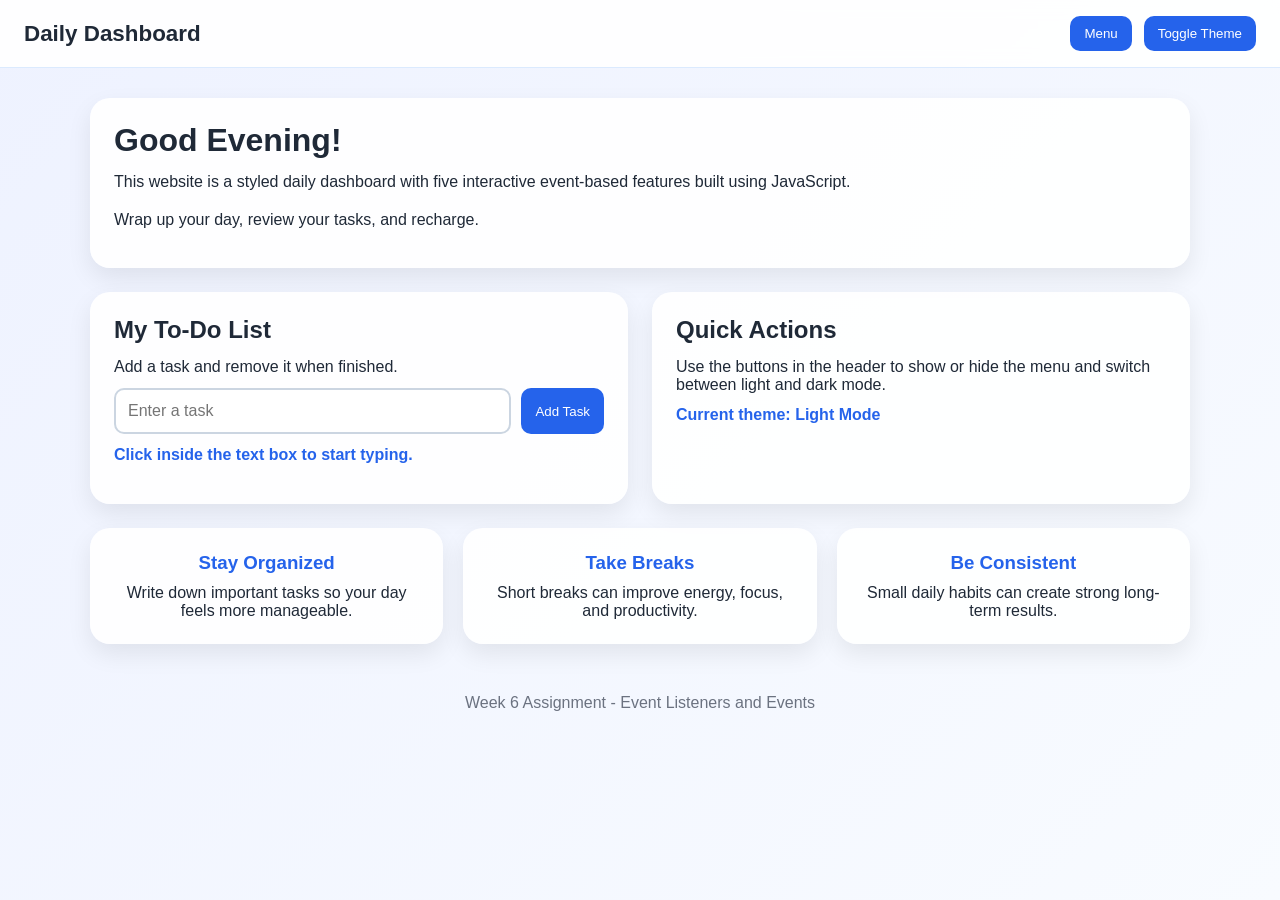
<file: Week6/index.html>
<!DOCTYPE html>
<html lang="en">
<head>
  <meta charset="UTF-8" />
  <meta name="viewport" content="width=device-width, initial-scale=1.0" />
  <title>Daily Dashboard</title>
  <style>
    * {
      box-sizing: border-box;
      margin: 0;
      padding: 0;
      font-family: Arial, Helvetica, sans-serif;
    }

    body {
      background: linear-gradient(135deg, #eef2ff, #f8fbff);
      color: #1f2937;
      min-height: 100vh;
      transition: background 0.3s ease, color 0.3s ease;
    }

    body.dark {
      background: linear-gradient(135deg, #111827, #1f2937);
      color: #f9fafb;
    }

    header {
      position: sticky;
      top: 0;
      z-index: 1000;
      background: rgba(255, 255, 255, 0.9);
      backdrop-filter: blur(8px);
      border-bottom: 1px solid #dbeafe;
      padding: 16px 24px;
      display: flex;
      justify-content: space-between;
      align-items: center;
    }

    body.dark header {
      background: rgba(17, 24, 39, 0.9);
      border-bottom: 1px solid #374151;
    }

    .logo {
      font-size: 1.4rem;
      font-weight: bold;
    }

    .nav-buttons {
      display: flex;
      gap: 12px;
      align-items: center;
    }

    .nav-links {
      display: none;
      gap: 12px;
    }

    .nav-links.show {
      display: flex;
    }

    .nav-links a,
    button {
      text-decoration: none;
      color: white;
      background: #2563eb;
      border: none;
      border-radius: 10px;
      padding: 10px 14px;
      cursor: pointer;
      transition: transform 0.2s ease, background 0.3s ease;
    }

    .nav-links a:hover,
    button:hover {
      transform: translateY(-2px);
      background: #1d4ed8;
    }

    main {
      width: min(1100px, 92%);
      margin: 30px auto;
      display: grid;
      gap: 24px;
    }

    .hero,
    .panel,
    .tips-card {
      background: rgba(255, 255, 255, 0.95);
      border-radius: 20px;
      padding: 24px;
      box-shadow: 0 10px 25px rgba(0, 0, 0, 0.08);
      transition: transform 0.3s ease, background 0.3s ease;
    }

    body.dark .hero,
    body.dark .panel,
    body.dark .tips-card {
      background: rgba(31, 41, 55, 0.95);
    }

    .hero h1 {
      font-size: 2rem;
      margin-bottom: 10px;
    }

    .hero p {
      margin-bottom: 12px;
      line-height: 1.6;
    }

    .dashboard {
      display: grid;
      grid-template-columns: repeat(2, 1fr);
      gap: 24px;
    }

    .panel h2 {
      margin-bottom: 14px;
    }

    .input-group {
      display: flex;
      gap: 10px;
      margin-top: 12px;
      flex-wrap: wrap;
    }

    input {
      flex: 1;
      min-width: 180px;
      padding: 12px;
      border: 2px solid #cbd5e1;
      border-radius: 10px;
      font-size: 1rem;
      outline: none;
      transition: border-color 0.3s ease, box-shadow 0.3s ease, background 0.3s ease;
    }

    input.focused {
      border-color: #2563eb;
      box-shadow: 0 0 0 4px rgba(37, 99, 235, 0.15);
      background: #eff6ff;
    }

    ul {
      list-style: none;
      margin-top: 16px;
      display: grid;
      gap: 10px;
    }

    li {
      display: flex;
      justify-content: space-between;
      align-items: center;
      background: #eff6ff;
      padding: 12px 14px;
      border-radius: 12px;
      gap: 10px;
    }

    body.dark li {
      background: #374151;
    }

    .remove-btn {
      background: #dc2626;
      padding: 8px 12px;
      border-radius: 8px;
    }

    .remove-btn:hover {
      background: #b91c1c;
    }

    .tips-grid {
      display: grid;
      grid-template-columns: repeat(3, 1fr);
      gap: 20px;
    }

    .tips-card {
      text-align: center;
    }

    .tips-card:hover {
      transform: scale(1.04);
    }

    .tips-card h3 {
      margin-bottom: 10px;
      color: #2563eb;
    }

    body.dark .tips-card h3 {
      color: #93c5fd;
    }

    .status-message {
      margin-top: 12px;
      font-weight: bold;
      color: #2563eb;
    }

    footer {
      text-align: center;
      padding: 20px;
      color: #6b7280;
    }

    body.dark footer {
      color: #d1d5db;
    }

    @media (max-width: 800px) {
      .dashboard,
      .tips-grid {
        grid-template-columns: 1fr;
      }

      header {
        flex-direction: column;
        gap: 12px;
      }

      .nav-buttons {
        flex-wrap: wrap;
        justify-content: center;
      }
    }
  </style>
</head>
<body>
  <header>
    <div class="logo">Daily Dashboard</div>
    <div class="nav-buttons">
      <button id="menuToggle">Menu</button>
      <button id="themeToggle">Toggle Theme</button>
      <nav class="nav-links" id="navLinks">
        <a href="#welcome">Home</a>
        <a href="#tasks">Tasks</a>
        <a href="#tips">Tips</a>
      </nav>
    </div>
  </header>

  <main>
    <section class="hero" id="welcome">
      <h1 id="greeting">Welcome!</h1>
      <p>This website is a styled daily dashboard with five interactive event-based features built using JavaScript.</p>
      <p id="timeMessage">Your personalized greeting will appear when the page loads.</p>
    </section>

    <section class="dashboard">
      <div class="panel" id="tasks">
        <h2>My To-Do List</h2>
        <p>Add a task and remove it when finished.</p>
        <div class="input-group">
          <input type="text" id="taskInput" placeholder="Enter a task" />
          <button id="addTaskBtn">Add Task</button>
        </div>
        <p class="status-message" id="inputStatus">Click inside the text box to start typing.</p>
        <ul id="taskList"></ul>
      </div>

      <div class="panel">
        <h2>Quick Actions</h2>
        <p>Use the buttons in the header to show or hide the menu and switch between light and dark mode.</p>
        <p class="status-message" id="themeStatus">Current theme: Light Mode</p>
      </div>
    </section>

    <section id="tips">
      <div class="tips-grid">
        <div class="tips-card">
          <h3>Stay Organized</h3>
          <p>Write down important tasks so your day feels more manageable.</p>
        </div>
        <div class="tips-card">
          <h3>Take Breaks</h3>
          <p>Short breaks can improve energy, focus, and productivity.</p>
        </div>
        <div class="tips-card">
          <h3>Be Consistent</h3>
          <p>Small daily habits can create strong long-term results.</p>
        </div>
      </div>
    </section>
  </main>

  <footer>
    <p>Week 6 Assignment - Event Listeners and Events</p>
  </footer>

  <script>
    const greeting = document.getElementById('greeting');
    const timeMessage = document.getElementById('timeMessage');
    const menuToggle = document.getElementById('menuToggle');
    const navLinks = document.getElementById('navLinks');
    const themeToggle = document.getElementById('themeToggle');
    const themeStatus = document.getElementById('themeStatus');
    const taskInput = document.getElementById('taskInput');
    const addTaskBtn = document.getElementById('addTaskBtn');
    const taskList = document.getElementById('taskList');
    const inputStatus = document.getElementById('inputStatus');

    function showGreeting() {
      const hour = new Date().getHours();

      if (hour < 12) {
        greeting.textContent = 'Good Morning!';
        timeMessage.textContent = 'Start your day with a clear plan and positive mindset.';
      } else if (hour < 18) {
        greeting.textContent = 'Good Afternoon!';
        timeMessage.textContent = 'Keep your momentum going and stay productive this afternoon.';
      } else {
        greeting.textContent = 'Good Evening!';
        timeMessage.textContent = 'Wrap up your day, review your tasks, and recharge.';
      }
    }

    function toggleMenu() {
      navLinks.classList.toggle('show');
    }

    function toggleTheme() {
      document.body.classList.toggle('dark');
      if (document.body.classList.contains('dark')) {
        themeStatus.textContent = 'Current theme: Dark Mode';
      } else {
        themeStatus.textContent = 'Current theme: Light Mode';
      }
    }

    function addTask() {
      const taskText = taskInput.value.trim();

      if (taskText === '') {
        inputStatus.textContent = 'Please type a task before adding it.';
        return;
      }

      const listItem = document.createElement('li');
      const taskSpan = document.createElement('span');
      const removeBtn = document.createElement('button');

      taskSpan.textContent = taskText;
      removeBtn.textContent = 'Remove';
      removeBtn.classList.add('remove-btn');

      removeBtn.addEventListener('click', function () {
        listItem.remove();
      });

      listItem.appendChild(taskSpan);
      listItem.appendChild(removeBtn);
      taskList.appendChild(listItem);

      taskInput.value = '';
      inputStatus.textContent = 'Task added successfully!';
    }

    function handleFocus() {
      taskInput.classList.add('focused');
      inputStatus.textContent = 'You are typing in the task box.';
    }

    function handleBlur() {
      taskInput.classList.remove('focused');
      inputStatus.textContent = 'Click inside the text box to start typing.';
    }

    window.addEventListener('load', showGreeting);
    menuToggle.addEventListener('click', toggleMenu);
    themeToggle.addEventListener('click', toggleTheme);
    addTaskBtn.addEventListener('click', addTask);
    taskInput.addEventListener('focus', handleFocus);
    taskInput.addEventListener('blur', handleBlur);
  </script>
</body>
</html>
</file>
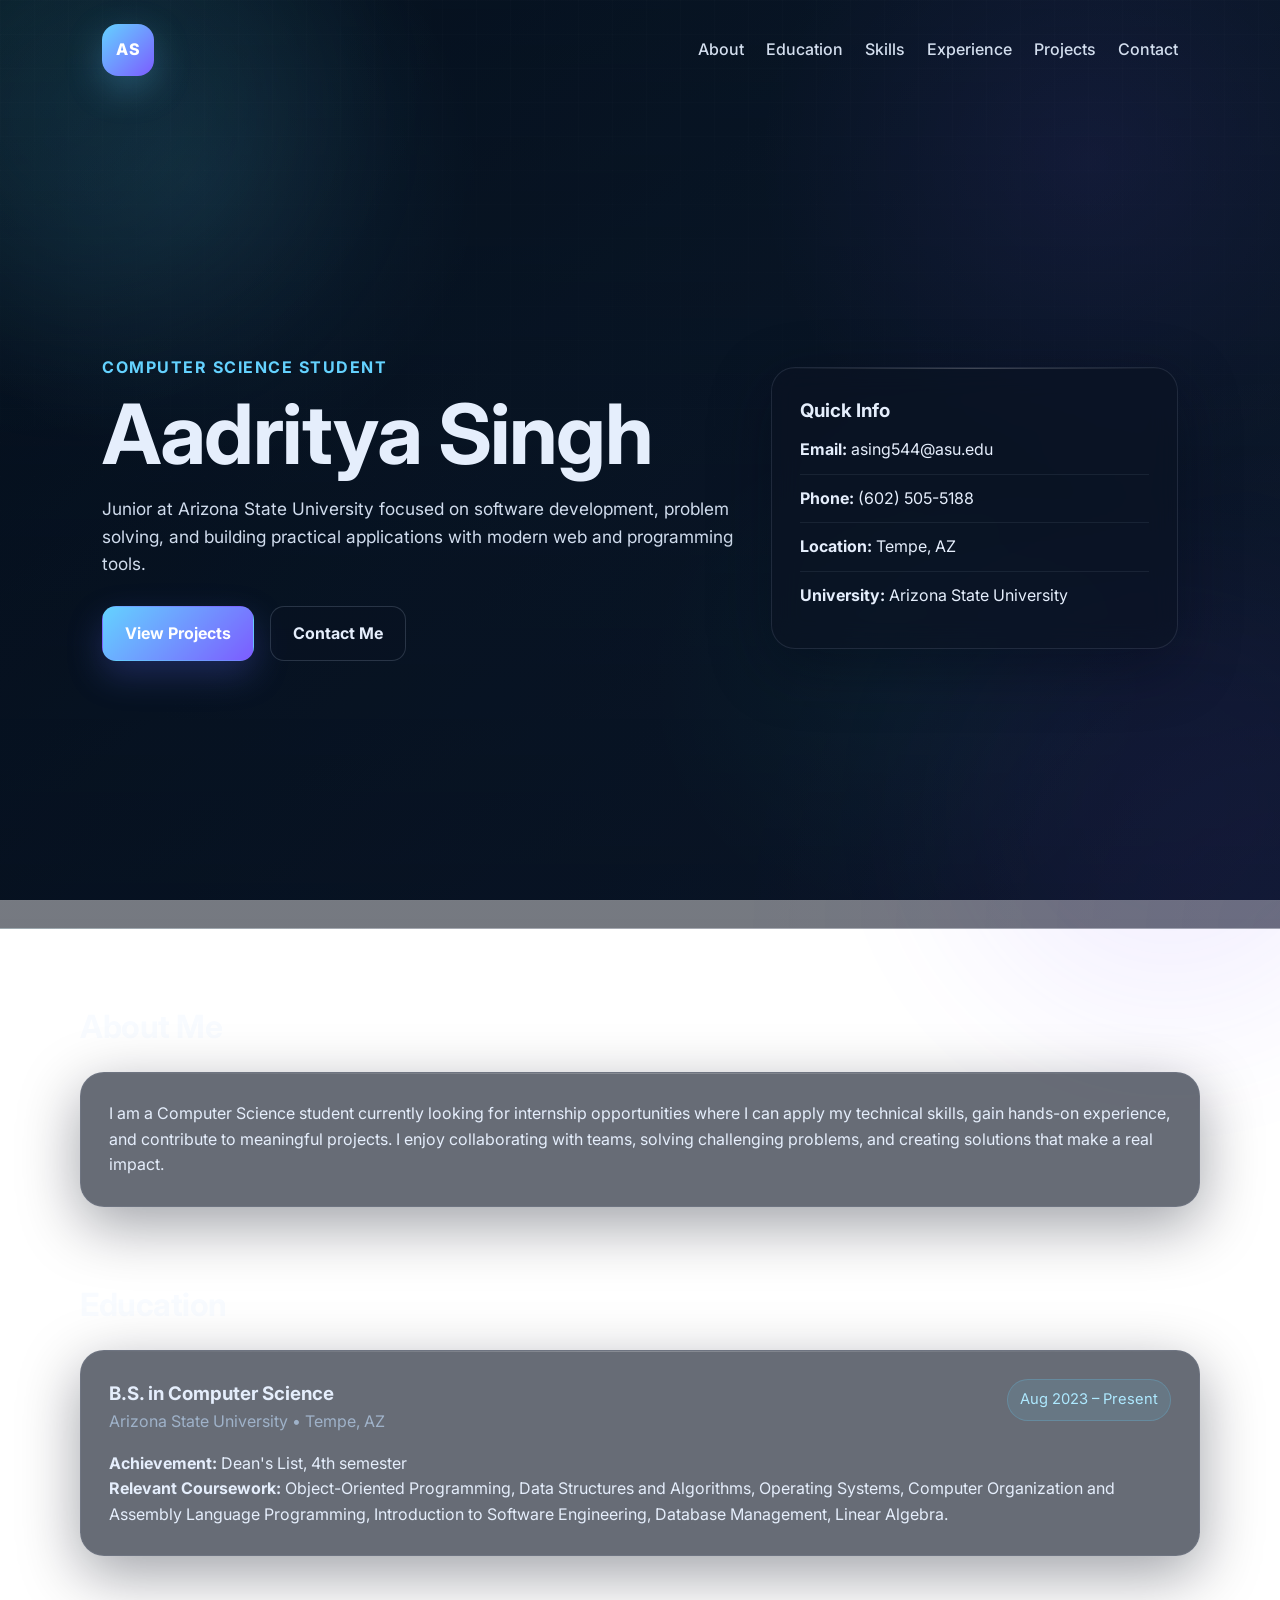
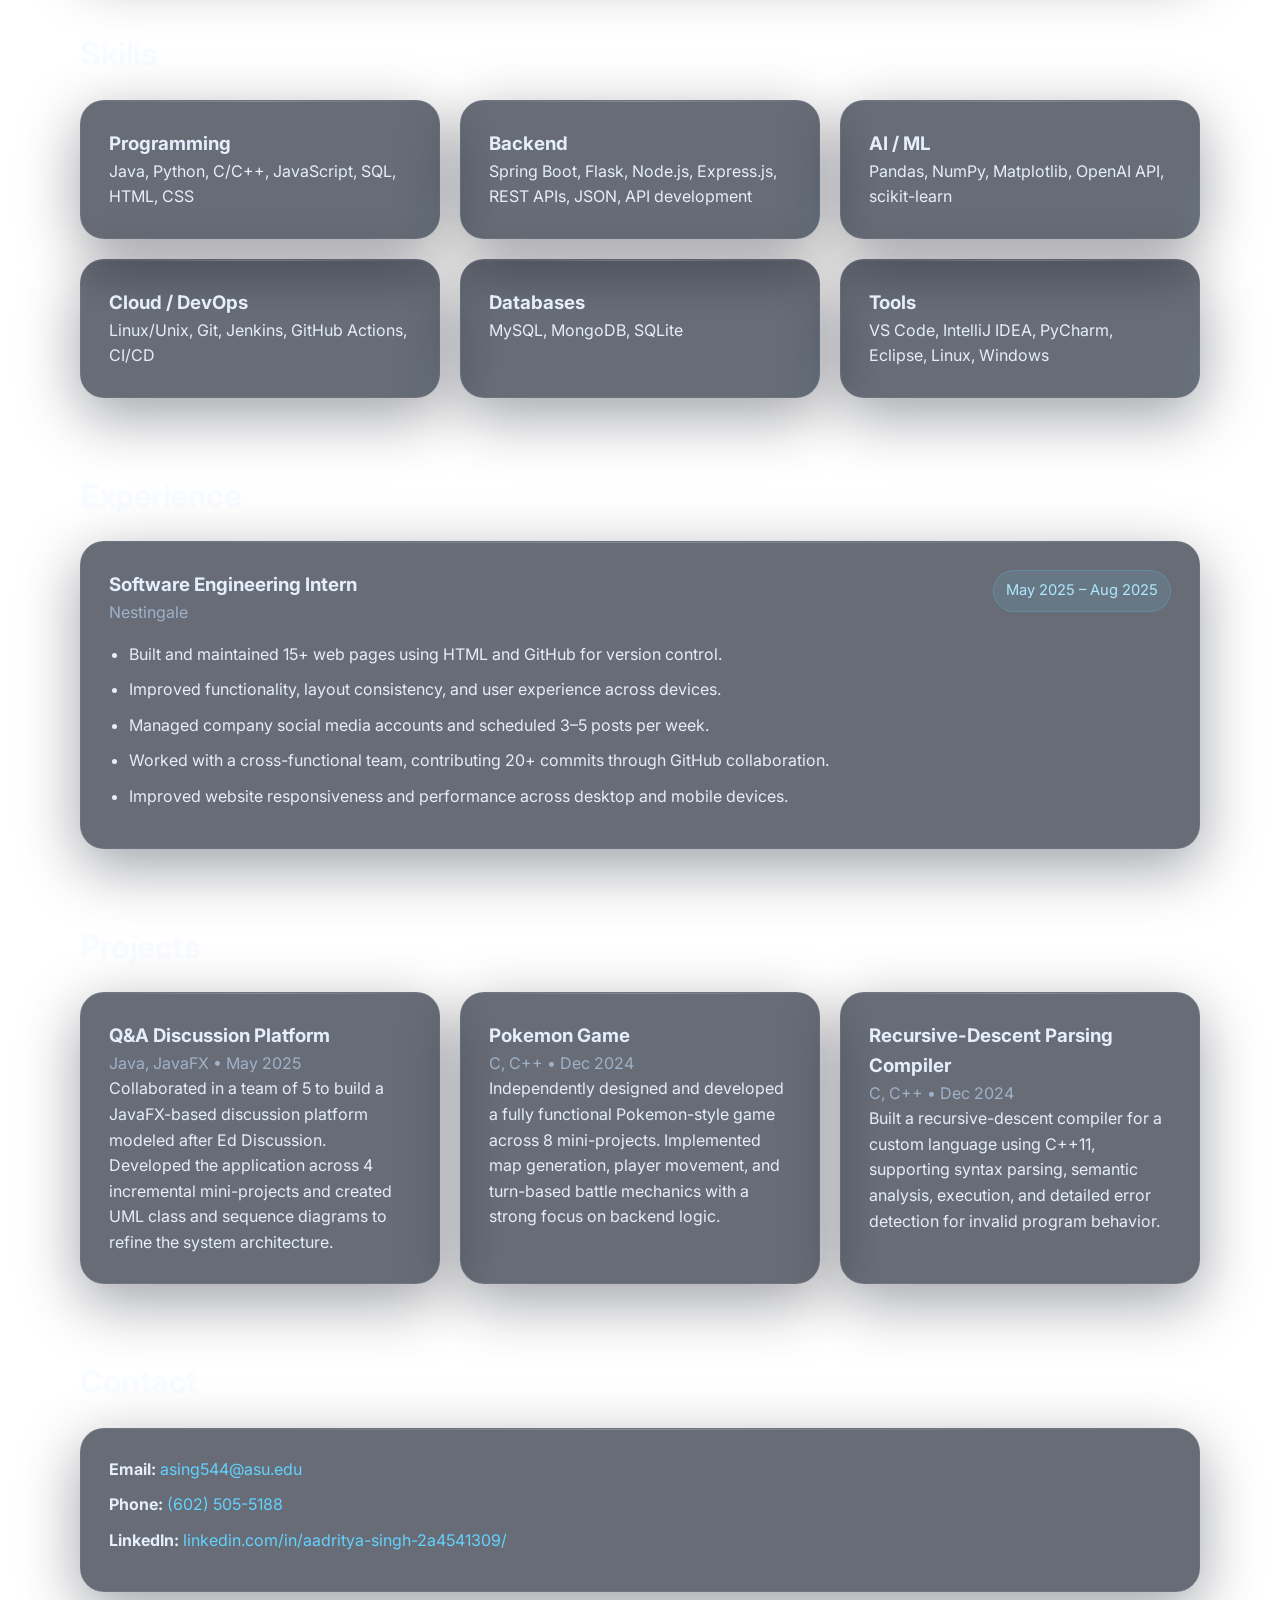
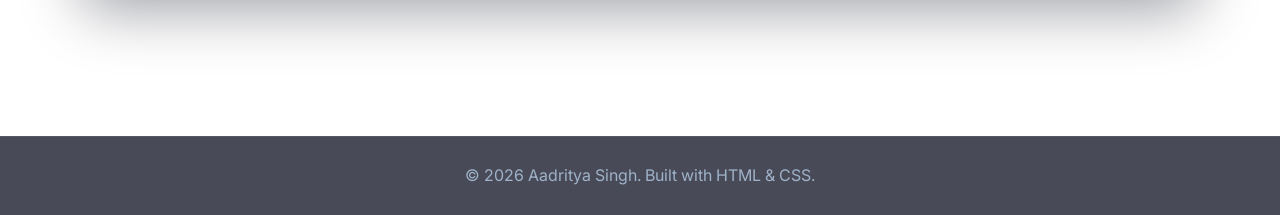
<file: Week3/portfolio.html>
<!DOCTYPE html>
<html lang="en">
<head>
  <meta charset="UTF-8" />
  <meta name="viewport" content="width=device-width, initial-scale=1.0" />
  <title>Aadritya Singh | Portfolio</title>
  <link rel="preconnect" href="https://fonts.googleapis.com">
  <link rel="preconnect" href="https://fonts.gstatic.com" crossorigin>
  <link href="https://fonts.googleapis.com/css2?family=Inter:wght@400;500;600;700;800&display=swap" rel="stylesheet">

  <style>
    * {
      margin: 0;
      padding: 0;
      box-sizing: border-box;
    }

    :root {
      --bg-1: #06121f;
      --bg-2: #0b1b2b;
      --bg-3: #132238;
      --card-bg: rgba(10, 19, 34, 0.62);
      --card-border: rgba(148, 163, 184, 0.16);
      --text: #e5eefc;
      --muted: #9fb2c9;
      --accent: #64d2ff;
      --accent-2: #7c5cff;
      --accent-3: #36f1cd;
      --shadow: 0 18px 60px rgba(2, 8, 23, 0.38);
    }

    html {
      scroll-behavior: smooth;
    }

    body {
      font-family: 'Inter', sans-serif;
      color: var(--text);
      line-height: 1.6;
      background:
        radial-gradient(circle at 15% 20%, rgba(100, 210, 255, 0.14), transparent 22%),
        radial-gradient(circle at 85% 18%, rgba(124, 92, 255, 0.14), transparent 25%),
        radial-gradient(circle at 70% 75%, rgba(54, 241, 205, 0.08), transparent 22%),
        linear-gradient(135deg, var(--bg-1), var(--bg-2) 40%, var(--bg-3) 100%);
      background-attachment: fixed;
      overflow-x: hidden;
    }

    body::before,
    body::after {
      content: "";
      position: fixed;
      width: 420px;
      height: 420px;
      border-radius: 50%;
      filter: blur(80px);
      opacity: 0.28;
      z-index: -1;
      animation: floatBlob 12s ease-in-out infinite;
    }

    body::before {
      top: -100px;
      left: -120px;
      background: rgba(100, 210, 255, 0.35);
    }

    body::after {
      bottom: -120px;
      right: -100px;
      background: rgba(124, 92, 255, 0.32);
      animation-delay: 2s;
    }

    a {
      color: var(--accent);
      text-decoration: none;
      transition: 0.25s ease;
    }

    a:hover {
      color: #b6eeff;
    }

    .hero {
      min-height: 100vh;
      padding: 24px 8%;
      background:
        linear-gradient(rgba(3, 10, 24, 0.35), rgba(3, 10, 24, 0.55)),
        radial-gradient(circle at top left, rgba(54, 241, 205, 0.08), transparent 28%),
        radial-gradient(circle at bottom right, rgba(124, 92, 255, 0.12), transparent 35%);
      border-bottom: 1px solid var(--card-border);
      position: relative;
    }

    .hero::after {
      content: "";
      position: absolute;
      inset: 0;
      background-image:
        linear-gradient(rgba(255,255,255,0.02) 1px, transparent 1px),
        linear-gradient(90deg, rgba(255,255,255,0.02) 1px, transparent 1px);
      background-size: 34px 34px;
      mask-image: linear-gradient(to bottom, rgba(0,0,0,0.6), transparent 92%);
      pointer-events: none;
    }

    .navbar {
      display: flex;
      justify-content: space-between;
      align-items: center;
      padding-bottom: 36px;
      position: relative;
      z-index: 2;
    }

    .logo {
      width: 52px;
      height: 52px;
      border-radius: 16px;
      display: grid;
      place-items: center;
      font-weight: 800;
      letter-spacing: 0.5px;
      background: linear-gradient(135deg, var(--accent), var(--accent-2));
      color: white;
      box-shadow: 0 12px 36px rgba(100, 210, 255, 0.28);
      transition: transform 0.3s ease, box-shadow 0.3s ease;
    }

    .logo:hover {
      transform: translateY(-3px) scale(1.02);
      box-shadow: 0 16px 42px rgba(100, 210, 255, 0.4);
    }

    .nav-links {
      list-style: none;
      display: flex;
      gap: 22px;
      flex-wrap: wrap;
    }

    .nav-links a {
      color: #d3deee;
      font-weight: 500;
      position: relative;
    }

    .nav-links a::after {
      content: "";
      position: absolute;
      left: 0;
      bottom: -6px;
      width: 0;
      height: 2px;
      border-radius: 999px;
      background: linear-gradient(90deg, var(--accent), var(--accent-3));
      transition: width 0.3s ease;
    }

    .nav-links a:hover::after {
      width: 100%;
    }

    .hero-content {
      min-height: calc(100vh - 108px);
      display: grid;
      grid-template-columns: 1.4fr 0.9fr;
      gap: 36px;
      align-items: center;
      position: relative;
      z-index: 2;
    }

    .eyebrow {
      color: var(--accent);
      font-weight: 700;
      margin-bottom: 12px;
      text-transform: uppercase;
      letter-spacing: 1.5px;
    }

    .hero-text h1 {
      font-size: clamp(3rem, 7vw, 5.2rem);
      line-height: 1.02;
      margin-bottom: 18px;
      letter-spacing: -1.5px;
    }

    .intro {
      max-width: 680px;
      color: #d0dced;
      font-size: 1.08rem;
      margin-bottom: 28px;
    }

    .hero-buttons {
      display: flex;
      gap: 16px;
      flex-wrap: wrap;
    }

    .btn {
      display: inline-block;
      padding: 14px 22px;
      border-radius: 14px;
      font-weight: 700;
      border: 1px solid transparent;
      transition: transform 0.25s ease, box-shadow 0.25s ease, border-color 0.25s ease, background 0.25s ease;
    }

    .btn:hover {
      transform: translateY(-3px);
    }

    .btn-primary {
      background: linear-gradient(135deg, var(--accent), var(--accent-2));
      color: white;
      box-shadow: 0 14px 35px rgba(95, 112, 255, 0.25);
    }

    .btn-secondary {
      background: rgba(10, 19, 34, 0.45);
      color: var(--text);
      border-color: rgba(159, 178, 201, 0.22);
      backdrop-filter: blur(10px);
    }

    .card,
    .hero-card {
      background: var(--card-bg);
      border: 1px solid var(--card-border);
      border-radius: 24px;
      padding: 28px;
      box-shadow: var(--shadow);
      backdrop-filter: blur(14px);
      position: relative;
      overflow: hidden;
      transition: transform 0.28s ease, box-shadow 0.28s ease, border-color 0.28s ease;
    }

    .card:hover,
    .hero-card:hover {
      transform: translateY(-6px);
      border-color: rgba(100, 210, 255, 0.28);
      box-shadow: 0 22px 60px rgba(2, 8, 23, 0.48);
    }

    .card::before,
    .hero-card::before {
      content: "";
      position: absolute;
      inset: 0 0 auto 0;
      height: 1px;
      background: linear-gradient(90deg, transparent, rgba(255,255,255,0.22), transparent);
    }

    .card::after,
    .hero-card::after {
      content: "";
      position: absolute;
      inset: auto -40% -55% auto;
      width: 180px;
      height: 180px;
      border-radius: 50%;
      background: radial-gradient(circle, rgba(100, 210, 255, 0.12), transparent 65%);
      pointer-events: none;
    }

    .hero-card ul {
      list-style: none;
    }

    .hero-card li {
      padding: 11px 0;
      border-bottom: 1px solid rgba(148, 163, 184, 0.11);
    }

    .hero-card li:last-child {
      border-bottom: none;
    }

    .container {
      width: min(1120px, 92%);
      margin: 0 auto;
      padding: 72px 0;
    }

    .section {
      margin-bottom: 72px;
    }

    .section h2 {
      font-size: 2rem;
      margin-bottom: 20px;
      color: #f8fbff;
      letter-spacing: -0.5px;
    }

    .item-header {
      display: flex;
      justify-content: space-between;
      gap: 16px;
      align-items: flex-start;
      margin-bottom: 16px;
      flex-wrap: wrap;
    }

    .subtext {
      color: var(--muted);
    }

    .tag {
      padding: 8px 12px;
      border-radius: 999px;
      background: rgba(100, 210, 255, 0.1);
      color: #aee9ff;
      border: 1px solid rgba(100, 210, 255, 0.22);
      font-size: 0.92rem;
      white-space: nowrap;
    }

    .skills-grid,
    .projects-grid {
      display: grid;
      grid-template-columns: repeat(3, 1fr);
      gap: 20px;
    }

    .detail-list {
      padding-left: 20px;
    }

    .detail-list li {
      margin-bottom: 10px;
    }

    .contact-card p {
      margin-bottom: 10px;
    }

    .footer {
      text-align: center;
      padding: 26px;
      border-top: 1px solid var(--card-border);
      color: var(--muted);
      background: rgba(2, 6, 23, 0.72);
      backdrop-filter: blur(10px);
    }

    .fade-up {
      opacity: 0;
      transform: translateY(28px);
      animation: fadeUp 0.9s ease forwards;
    }

    .delay-1 {
      animation-delay: 0.1s;
    }

    .delay-2 {
      animation-delay: 0.2s;
    }

    .delay-3 {
      animation-delay: 0.3s;
    }

    .delay-4 {
      animation-delay: 0.4s;
    }

    .delay-5 {
      animation-delay: 0.5s;
    }

    .delay-6 {
      animation-delay: 0.6s;
    }

    @keyframes fadeUp {
      to {
        opacity: 1;
        transform: translateY(0);
      }
    }

    @keyframes floatBlob {
      0%, 100% {
        transform: translate3d(0, 0, 0) scale(1);
      }
      50% {
        transform: translate3d(14px, -10px, 0) scale(1.05);
      }
    }

    @media (max-width: 900px) {
      .hero-content,
      .skills-grid,
      .projects-grid {
        grid-template-columns: 1fr;
      }

      .navbar {
        flex-direction: column;
        gap: 18px;
      }

      .hero {
        padding-top: 20px;
      }
    }

    @media (max-width: 560px) {
      .hero {
        padding-left: 20px;
        padding-right: 20px;
      }

      .container {
        padding: 56px 20px;
      }

      .card,
      .hero-card {
        padding: 22px;
      }

      .section h2 {
        font-size: 1.7rem;
      }

      .hero-text h1 {
        font-size: 2.7rem;
      }
    }
  </style>
</head>
<body>
  <header class="hero">
    <nav class="navbar">
      <div class="logo">AS</div>
      <ul class="nav-links">
        <li><a href="#about">About</a></li>
        <li><a href="#education">Education</a></li>
        <li><a href="#skills">Skills</a></li>
        <li><a href="#experience">Experience</a></li>
        <li><a href="#projects">Projects</a></li>
        <li><a href="#contact">Contact</a></li>
      </ul>
    </nav>

    <div class="hero-content">
      <div class="hero-text fade-up delay-1">
        <p class="eyebrow">Computer Science Student</p>
        <h1>Aadritya Singh</h1>
        <p class="intro">
          Junior at Arizona State University focused on software development, problem solving,
          and building practical applications with modern web and programming tools.
        </p>
        <div class="hero-buttons">
          <a href="#projects" class="btn btn-primary">View Projects</a>
          <a href="#contact" class="btn btn-secondary">Contact Me</a>
        </div>
      </div>

      <div class="hero-card fade-up delay-2">
        <h3>Quick Info</h3>
        <ul>
          <li><strong>Email:</strong> asing544@asu.edu</li>
          <li><strong>Phone:</strong> (602) 505-5188</li>
          <li><strong>Location:</strong> Tempe, AZ</li>
          <li><strong>University:</strong> Arizona State University</li>
        </ul>
      </div>
    </div>
  </header>

  <main class="container">
    <section id="about" class="section fade-up delay-1">
      <h2>About Me</h2>
      <div class="card">
        <p>
          I am a Computer Science student currently looking for internship opportunities where I can
          apply my technical skills, gain hands-on experience, and contribute to meaningful projects.
          I enjoy collaborating with teams, solving challenging problems, and creating solutions that
          make a real impact.
        </p>
      </div>
    </section>

    <section id="education" class="section fade-up delay-2">
      <h2>Education</h2>
      <div class="card">
        <div class="item-header">
          <div>
            <h3>B.S. in Computer Science</h3>
            <p class="subtext">Arizona State University • Tempe, AZ</p>
          </div>
          <span class="tag">Aug 2023 – Present</span>
        </div>
        <p><strong>Achievement:</strong> Dean's List, 4th semester</p>
        <p><strong>Relevant Coursework:</strong> Object-Oriented Programming, Data Structures and Algorithms, Operating Systems, Computer Organization and Assembly Language Programming, Introduction to Software Engineering, Database Management, Linear Algebra.</p>
      </div>
    </section>

    <section id="skills" class="section fade-up delay-3">
      <h2>Skills</h2>
      <div class="skills-grid">
        <div class="card">
          <h3>Programming</h3>
          <p>Java, Python, C/C++, JavaScript, SQL, HTML, CSS</p>
        </div>
        <div class="card">
          <h3>Backend</h3>
          <p>Spring Boot, Flask, Node.js, Express.js, REST APIs, JSON, API development</p>
        </div>
        <div class="card">
          <h3>AI / ML</h3>
          <p>Pandas, NumPy, Matplotlib, OpenAI API, scikit-learn</p>
        </div>
        <div class="card">
          <h3>Cloud / DevOps</h3>
          <p>Linux/Unix, Git, Jenkins, GitHub Actions, CI/CD</p>
        </div>
        <div class="card">
          <h3>Databases</h3>
          <p>MySQL, MongoDB, SQLite</p>
        </div>
        <div class="card">
          <h3>Tools</h3>
          <p>VS Code, IntelliJ IDEA, PyCharm, Eclipse, Linux, Windows</p>
        </div>
      </div>
    </section>

    <section id="experience" class="section fade-up delay-4">
      <h2>Experience</h2>
      <div class="card">
        <div class="item-header">
          <div>
            <h3>Software Engineering Intern</h3>
            <p class="subtext">Nestingale</p>
          </div>
          <span class="tag">May 2025 – Aug 2025</span>
        </div>
        <ul class="detail-list">
          <li>Built and maintained 15+ web pages using HTML and GitHub for version control.</li>
          <li>Improved functionality, layout consistency, and user experience across devices.</li>
          <li>Managed company social media accounts and scheduled 3–5 posts per week.</li>
          <li>Worked with a cross-functional team, contributing 20+ commits through GitHub collaboration.</li>
          <li>Improved website responsiveness and performance across desktop and mobile devices.</li>
        </ul>
      </div>
    </section>

    <section id="projects" class="section fade-up delay-5">
      <h2>Projects</h2>
      <div class="projects-grid">
        <article class="card">
          <h3>Q&amp;A Discussion Platform</h3>
          <p class="subtext">Java, JavaFX • May 2025</p>
          <p>
            Collaborated in a team of 5 to build a JavaFX-based discussion platform modeled after Ed Discussion.
            Developed the application across 4 incremental mini-projects and created UML class and sequence diagrams
            to refine the system architecture.
          </p>
        </article>

        <article class="card">
          <h3>Pokemon Game</h3>
          <p class="subtext">C, C++ • Dec 2024</p>
          <p>
            Independently designed and developed a fully functional Pokemon-style game across 8 mini-projects.
            Implemented map generation, player movement, and turn-based battle mechanics with a strong focus on backend logic.
          </p>
        </article>

        <article class="card">
          <h3>Recursive-Descent Parsing Compiler</h3>
          <p class="subtext">C, C++ • Dec 2024</p>
          <p>
            Built a recursive-descent compiler for a custom language using C++11, supporting syntax parsing,
            semantic analysis, execution, and detailed error detection for invalid program behavior.
          </p>
        </article>
      </div>
    </section>

    <section id="contact" class="section fade-up delay-6">
      <h2>Contact</h2>
      <div class="card contact-card">
        <p><strong>Email:</strong> <a href="mailto:asing544@asu.edu">asing544@asu.edu</a></p>
        <p><strong>Phone:</strong> <a href="tel:+16025055188">(602) 505-5188</a></p>
        <p><strong>LinkedIn:</strong> <a href="https://linkedin.com/in/aadritya-singh-2a4541309/" target="_blank">linkedin.com/in/aadritya-singh-2a4541309/</a></p>
      </div>
    </section>
  </main>

  <footer class="footer">
    <p>© 2026 Aadritya Singh. Built with HTML & CSS.</p>
  </footer>
</body>
</html>
</file>
